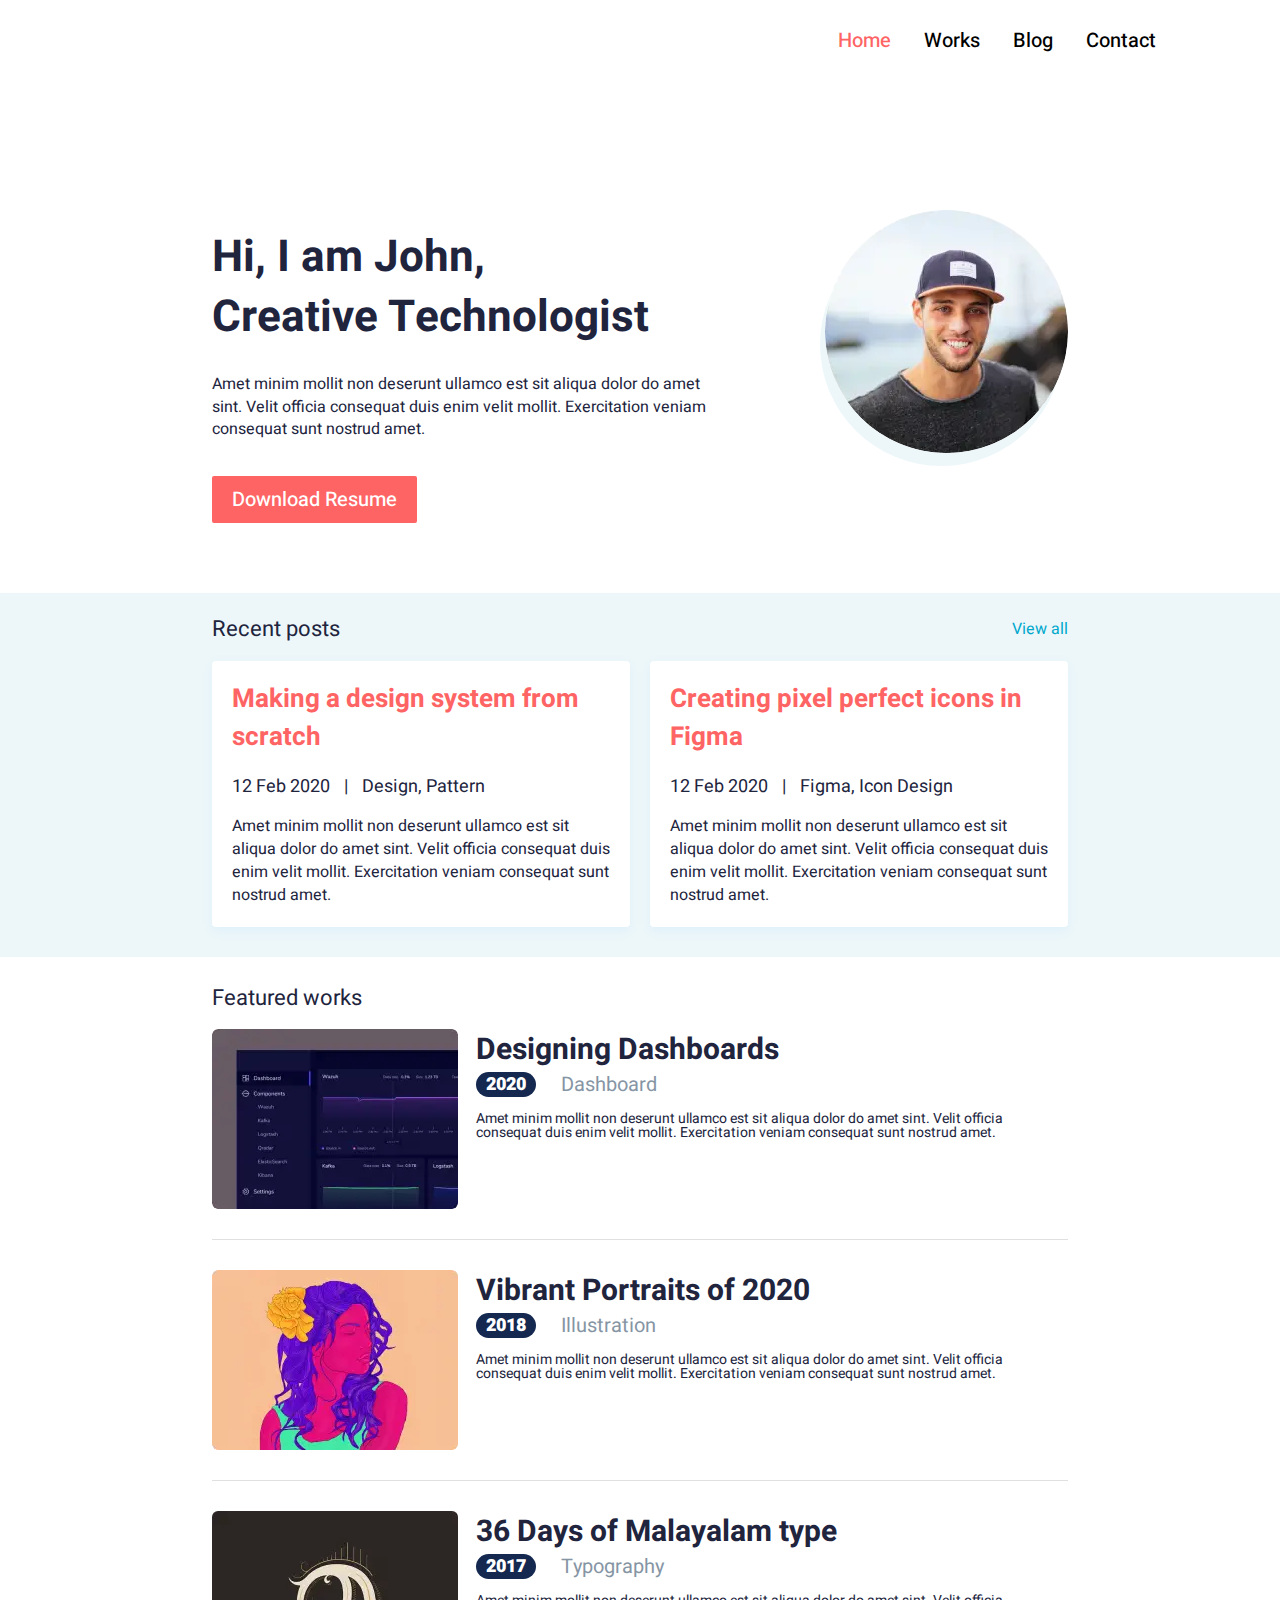
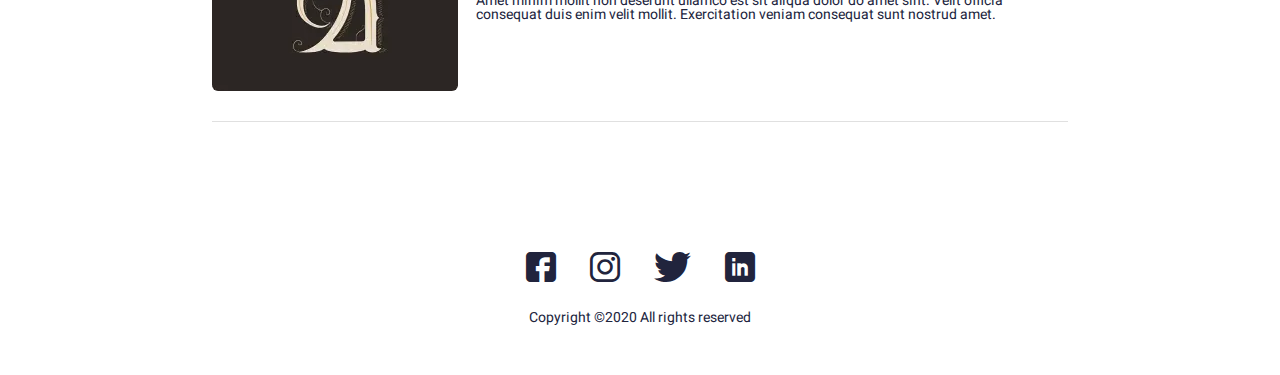
<file: index.html>
<!DOCTYPE html><html lang="ru"><head>  <title>HomePage</title>  <meta charset="UTF-8" />  <meta name="format-detection" content="telephone=no">  <link rel="stylesheet" href="css/style.min.css" />  <!--<link rel="shortcut icon" href="favicon.ico">-->  <!--<meta name="robots" content="noindex, nofollow">-->  <!--<meta name="viewport" content="width=device-width, initial-scale=1.0, maximum-scale=1.0, user-scalable=0" />-->  <meta name="viewport" content="width=device-width, initial-scale=1.0" /></head><body>  <div class="wrapper">    <header class="header">  <div class="header__content">    <div class="header__menu menu">      <div class="menu__icon icon-menu">        <span></span>        <span></span>        <span></span>      </div>      <nav class="menu__body">        <ul class="menu__list">          <li><a href="index.html" class="menu__link _active">Home</a></li>          <li><a href="works.html" class="menu__link ">Works</a></li>          <li><a href="blog.html" class="menu__link ">Blog</a></li>          <li><a href="#" class="menu__link ">Contact</a></li>        </ul>      </nav>    </div>  </div></header>    <main class="page">      <section class="hello">        <div class="hello__container _container">          <div class="hello__content">            <h1 class="hello__title title">              Hi, I am John, <br>Creative Technologist            </h1>            <div class="hello__text text">              Amet minim mollit non deserunt ullamco est sit aliqua dolor do amet sint.              Velit officia consequat duis enim velit mollit. Exercitation veniam consequat sunt nostrud amet.            </div>            <a href="#" class="hello__btn btn">Download Resume</a>          </div>          <div class="hello__avatar">            <picture><source srcset="img/avatar.webp" type="image/webp"><img src="img/avatar.jpg" alt="Foto"></picture>          </div>        </div>      </section>      <section class="recent-posts">        <div class="recent-posts__container _container">          <div class="recent-posts__header">            <div class="recent-posts__title title-post">Recent posts</div>            <a href="#" class="recent-posts__view-all">View all</a>          </div>          <div class="recent-posts__items">            <div class="recent-posts__column">              <article class="recent-posts__item recent-post">                <a href="#" class="recent-post__title">Making a design system from scratch</a>                <div class="recent-post__info">12 Feb 2020 <span>|</span> Design, Pattern</div>                <div class="recent-post__text text">Amet minim mollit non deserunt ullamco est sit aliqua dolor do amet                  sint. Velit officia consequat duis enim velit mollit. Exercitation veniam consequat sunt nostrud amet.                </div>              </article>            </div>            <div class="recent-posts__column">              <article class="recent-posts__item recent-post">                <a href="#" class="recent-post__title">Creating pixel perfect icons in Figma</a>                <div class="recent-post__info">12 Feb 2020 <span>|</span> Figma, Icon Design</div>                <div class="recent-post__text text">Amet minim mollit non deserunt ullamco est sit aliqua dolor do amet                  sint. Velit officia consequat duis enim velit mollit. Exercitation veniam consequat sunt nostrud amet.                </div>              </article>            </div>          </div>        </div>      </section>      <section class="featured-works">        <div class="featured-works__container _container">          <div class="featured-works__title title-post">Featured works</div>          <div class="featured-works__items works">            <article class="works__item">              <a href="article.html" class="works__image _ibg">                <picture><source srcset="img/works/image_1.webp" type="image/webp"><img src="img/works/image_1.jpg" alt="Work #1"></picture>              </a>              <div class="works__body">                <a href="article.html" class="works__title">Designing Dashboards</a>                <div class="works__info">                  <div class="works__year">2020</div>                  <div class="works__category">Dashboard</div>                </div>                <div class="works__text">Amet minim mollit non deserunt ullamco est sit aliqua dolor do amet sint. Velit                  officia consequat duis enim velit mollit. Exercitation veniam consequat sunt nostrud amet.</div>              </div>            </article>            <article class="works__item">              <a href="article.html" class="works__image _ibg">                <picture><source srcset="img/works/image_2.webp" type="image/webp"><img src="img/works/image_2.jpg" alt="Work #2"></picture>              </a>              <div class="works__body">                <a href="article.html" class="works__title">Vibrant Portraits of 2020</a>                <div class="works__info">                  <div class="works__year">2018</div>                  <div class="works__category">Illustration</div>                </div>                <div class="works__text">Amet minim mollit non deserunt ullamco est sit aliqua dolor do amet sint. Velit                  officia consequat duis enim velit mollit. Exercitation veniam consequat sunt nostrud amet.</div>              </div>            </article>            <article class="works__item">              <a href="article.html" class="works__image _ibg">                <picture><source srcset="img/works/image_3.webp" type="image/webp"><img src="img/works/image_3.jpg" alt="Work #1"></picture>              </a>              <div class="works__body">                <a href="article.html" class="works__title">36 Days of Malayalam type</a>                <div class="works__info">                  <div class="works__year">2017</div>                  <div class="works__category">Typography</div>                </div>                <div class="works__text">Amet minim mollit non deserunt ullamco est sit aliqua dolor do amet sint. Velit                  officia consequat duis enim velit mollit. Exercitation veniam consequat sunt nostrud amet.</div>              </div>            </article>          </div>        </div>      </section>    </main>    <footer class="footer">  <div class="footer__content _container">    <div class="footer__social social">      <a href="#" class="social__item icon-fb"></a>      <a href="#" class="social__item icon-insta"></a>      <a href="#" class="social__item icon-tviter"></a>      <a href="#" class="social__item icon-linkedin"></a>    </div>    <div class="footer__copy">Copyright ©2020 All rights reserved </div>  </div></footer>  </div>  <script src="js/script.min.js"></script></body></html>
</file>
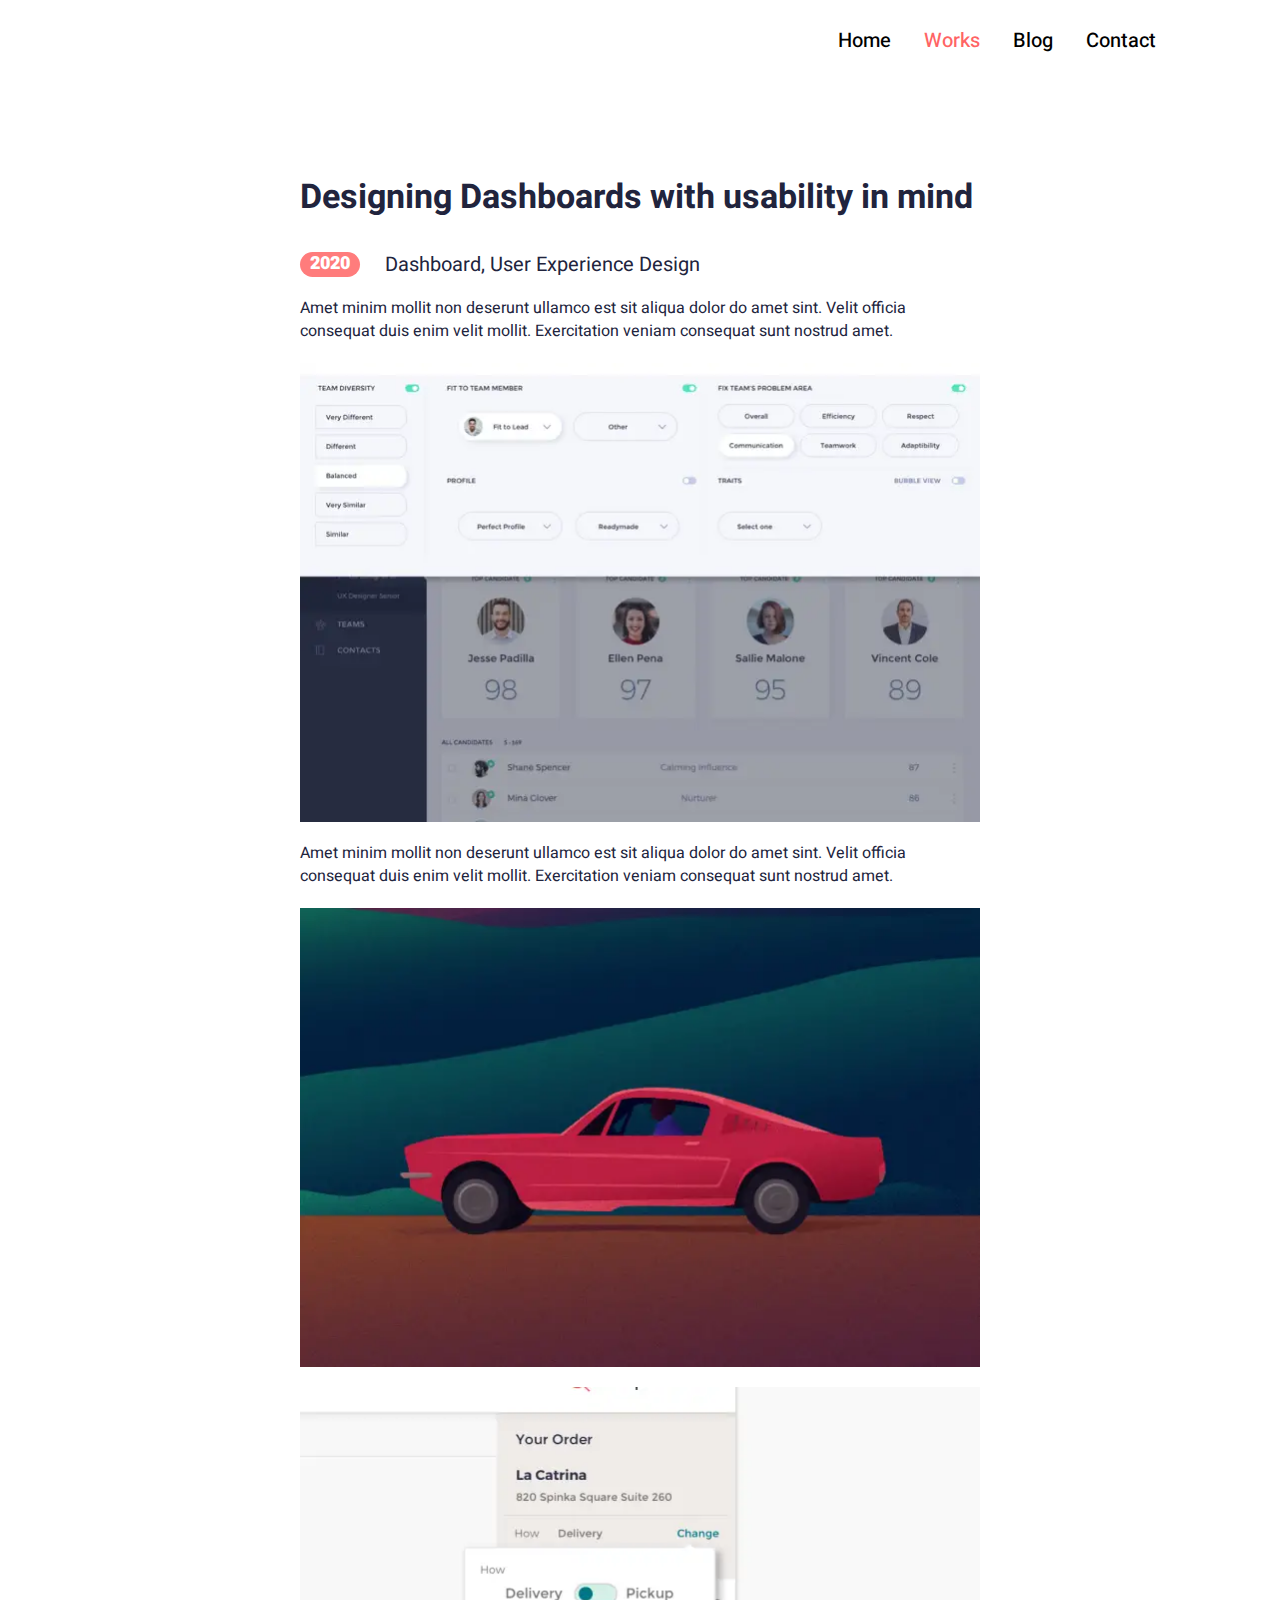
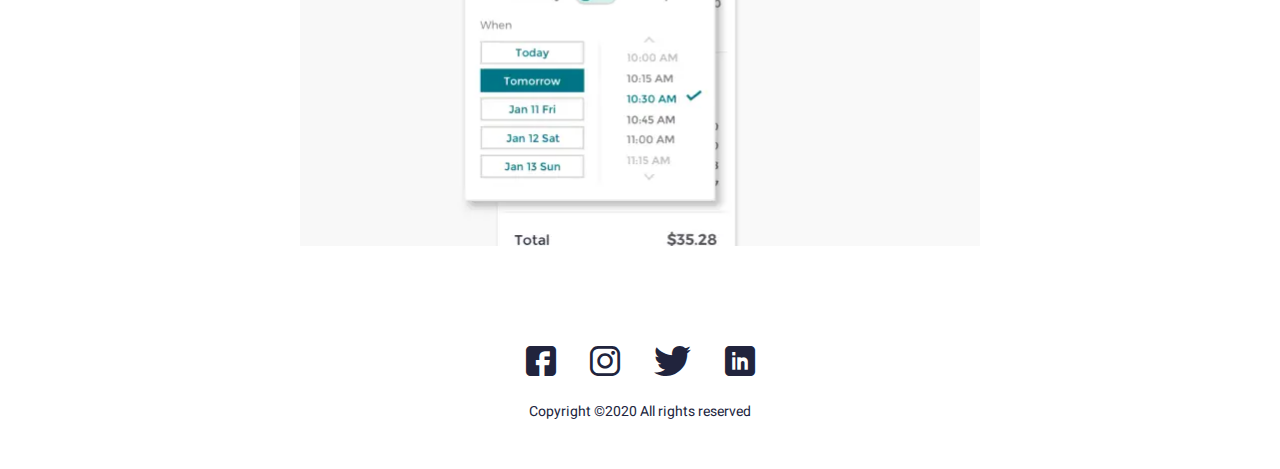
<file: article.html>
<!DOCTYPE html><html lang="ru"><head>  <title>Article</title>  <meta charset="UTF-8" />  <meta name="format-detection" content="telephone=no">  <link rel="stylesheet" href="css/style.min.css" />  <!--<link rel="shortcut icon" href="favicon.ico">-->  <!--<meta name="robots" content="noindex, nofollow">-->  <!--<meta name="viewport" content="width=device-width, initial-scale=1.0, maximum-scale=1.0, user-scalable=0" />-->  <meta name="viewport" content="width=device-width, initial-scale=1.0" /></head><body>  <div class="wrapper">    <header class="header">  <div class="header__content">    <div class="header__menu menu">      <div class="menu__icon icon-menu">        <span></span>        <span></span>        <span></span>      </div>      <nav class="menu__body">        <ul class="menu__list">          <li><a href="index.html" class="menu__link ">Home</a></li>          <li><a href="works.html" class="menu__link _active">Works</a></li>          <li><a href="blog.html" class="menu__link ">Blog</a></li>          <li><a href="#" class="menu__link ">Contact</a></li>        </ul>      </nav>    </div>  </div></header>    <main class="page">      <div class="article">        <h1 class="article__title">Designing Dashboards with usability in mind</h1>        <div class="article__info">          <div class="article__year">2020</div>          <div class="article__category">Dashboard, User Experience Design</div>        </div>        <div class="article__text">          <p>Amet minim mollit non deserunt ullamco est sit aliqua dolor do amet sint. Velit officia consequat duis            enim velit mollit. Exercitation veniam consequat sunt nostrud amet.</p>          <picture><source srcset="img/article/image_6x1.webp" type="image/webp"><img src="img/article/image_6x1.jpg" alt="Image"></picture>          <p>Amet minim mollit non deserunt ullamco est sit aliqua dolor do amet sint. Velit officia consequat duis            enim velit mollit. Exercitation veniam consequat sunt nostrud amet.</p>          <picture><source srcset="img/article/image_7.webp" type="image/webp"><img src="img/article/image_7.jpg" alt="Image"></picture>          <picture><source srcset="img/article/image_8.webp" type="image/webp"><img src="img/article/image_8.jpg" alt="Image"></picture>        </div>      </div>    </main>    <footer class="footer">  <div class="footer__content _container">    <div class="footer__social social">      <a href="#" class="social__item icon-fb"></a>      <a href="#" class="social__item icon-insta"></a>      <a href="#" class="social__item icon-tviter"></a>      <a href="#" class="social__item icon-linkedin"></a>    </div>    <div class="footer__copy">Copyright ©2020 All rights reserved </div>  </div></footer>  </div>  <script src="js/script.min.js"></script></body></html>
</file>
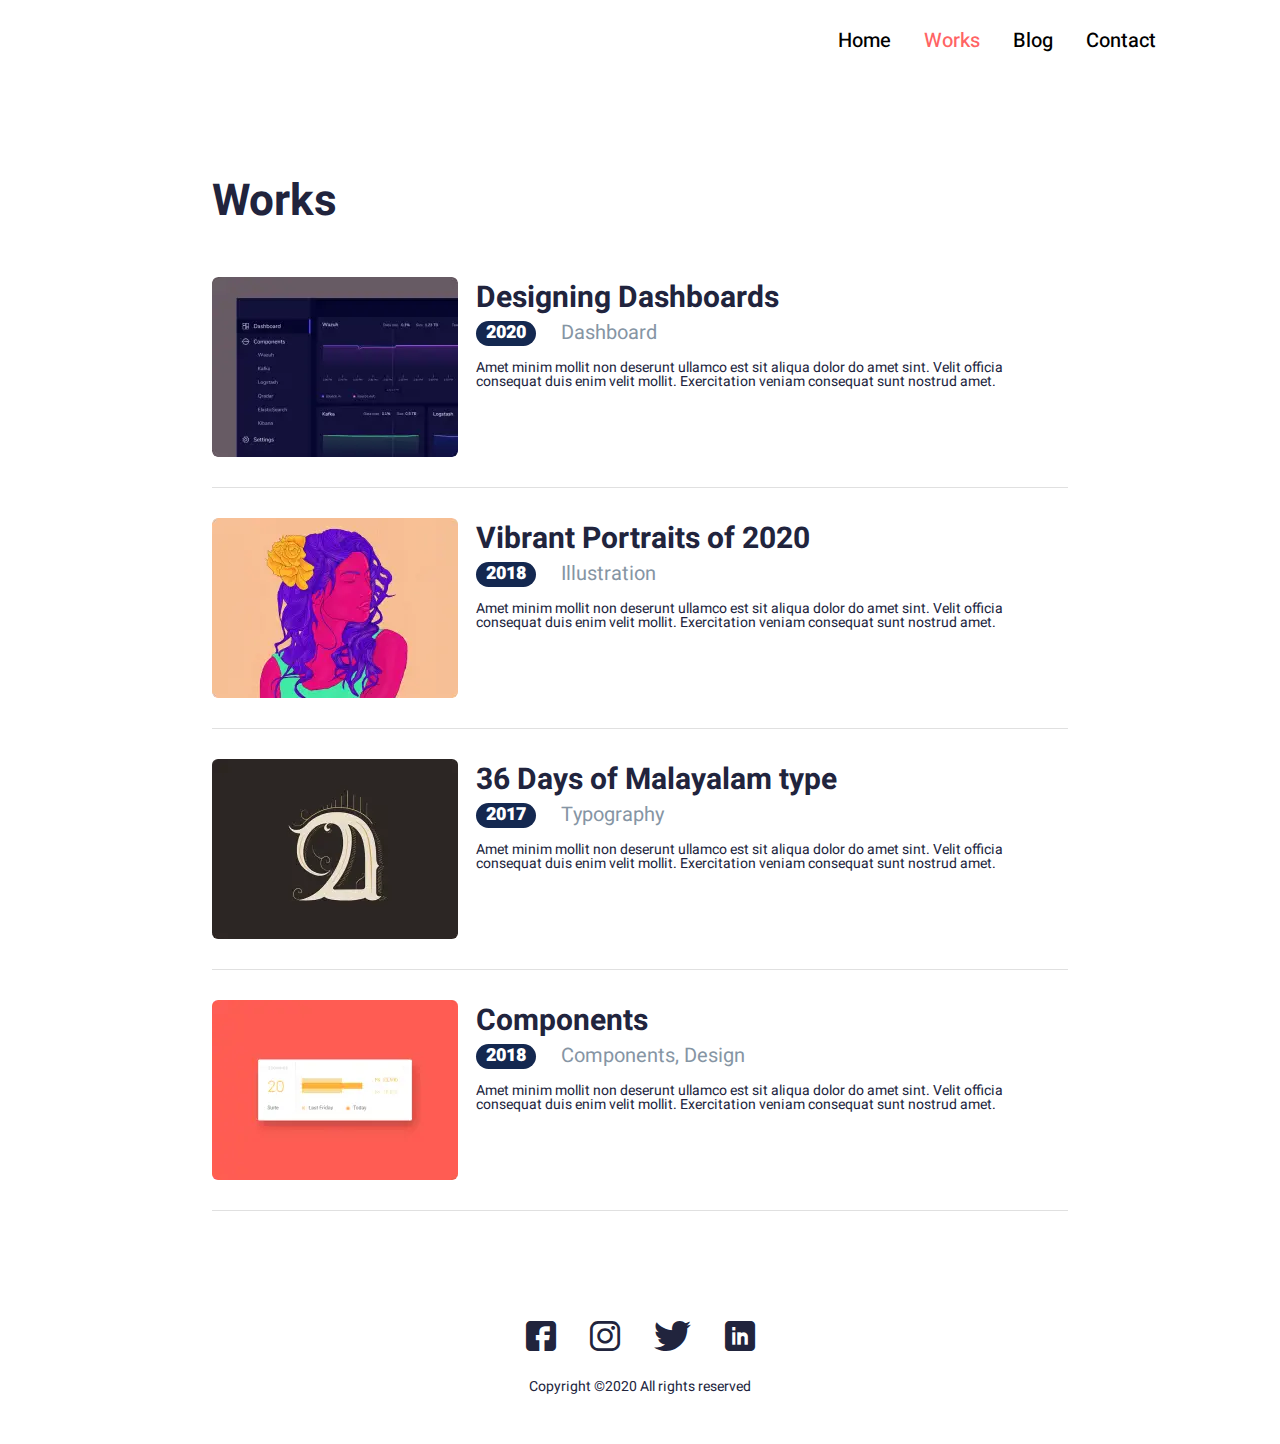
<file: works.html>
<!DOCTYPE html><html lang="ru"><head>  <title>Works</title>  <meta charset="UTF-8" />  <meta name="format-detection" content="telephone=no">  <link rel="stylesheet" href="css/style.min.css" />  <!--<link rel="shortcut icon" href="favicon.ico">-->  <!--<meta name="robots" content="noindex, nofollow">-->  <!--<meta name="viewport" content="width=device-width, initial-scale=1.0, maximum-scale=1.0, user-scalable=0" />-->  <meta name="viewport" content="width=device-width, initial-scale=1.0" /></head><body>  <div class="wrapper">    <header class="header">  <div class="header__content">    <div class="header__menu menu">      <div class="menu__icon icon-menu">        <span></span>        <span></span>        <span></span>      </div>      <nav class="menu__body">        <ul class="menu__list">          <li><a href="index.html" class="menu__link ">Home</a></li>          <li><a href="works.html" class="menu__link _active">Works</a></li>          <li><a href="blog.html" class="menu__link ">Blog</a></li>          <li><a href="#" class="menu__link ">Contact</a></li>        </ul>      </nav>    </div>  </div></header>    <main class="page">      <div class="works page__container _container">        <h1 class="works__main-title title">Works</h1>        <div class="works__items">          <article class="works__item">            <a href="article.html" class="works__image _ibg">              <picture><source srcset="img/works/image_1.webp" type="image/webp"><img src="img/works/image_1.jpg" alt="Work #1"></picture>            </a>            <div class="works__body">              <a href="article.html" class="works__title">Designing Dashboards</a>              <div class="works__info">                <div class="works__year">2020</div>                <div class="works__category">Dashboard</div>              </div>              <div class="works__text">Amet minim mollit non deserunt ullamco est sit aliqua dolor do amet sint. Velit                officia consequat duis enim velit mollit. Exercitation veniam consequat sunt nostrud amet.</div>            </div>          </article>          <article class="works__item">            <a href="article.html" class="works__image _ibg">              <picture><source srcset="img/works/image_2.webp" type="image/webp"><img src="img/works/image_2.jpg" alt="Work #2"></picture>            </a>            <div class="works__body">              <a href="article.html" class="works__title">Vibrant Portraits of 2020</a>              <div class="works__info">                <div class="works__year">2018</div>                <div class="works__category">Illustration</div>              </div>              <div class="works__text">Amet minim mollit non deserunt ullamco est sit aliqua dolor do amet sint. Velit                officia consequat duis enim velit mollit. Exercitation veniam consequat sunt nostrud amet.</div>            </div>          </article>          <article class="works__item">            <a href="article.html" class="works__image _ibg">              <picture><source srcset="img/works/image_3.webp" type="image/webp"><img src="img/works/image_3.jpg" alt="Work #1"></picture>            </a>            <div class="works__body">              <a href="article.html" class="works__title">36 Days of Malayalam type</a>              <div class="works__info">                <div class="works__year">2017</div>                <div class="works__category">Typography</div>              </div>              <div class="works__text">Amet minim mollit non deserunt ullamco est sit aliqua dolor do amet sint. Velit                officia consequat duis enim velit mollit. Exercitation veniam consequat sunt nostrud amet.</div>            </div>          </article>          <article class="works__item">            <a href="article.html" class="works__image _ibg">              <picture><source srcset="img/works/image_4.webp" type="image/webp"><img src="img/works/image_4.jpg" alt="Work #1"></picture>            </a>            <div class="works__body">              <a href="article.html" class="works__title">Components</a>              <div class="works__info">                <div class="works__year">2018</div>                <div class="works__category">Components, Design</div>              </div>              <div class="works__text">Amet minim mollit non deserunt ullamco est sit aliqua dolor do amet sint. Velit                officia consequat duis enim velit mollit. Exercitation veniam consequat sunt nostrud amet.</div>            </div>          </article>        </div>      </div>    </main>    <footer class="footer">  <div class="footer__content _container">    <div class="footer__social social">      <a href="#" class="social__item icon-fb"></a>      <a href="#" class="social__item icon-insta"></a>      <a href="#" class="social__item icon-tviter"></a>      <a href="#" class="social__item icon-linkedin"></a>    </div>    <div class="footer__copy">Copyright ©2020 All rights reserved </div>  </div></footer>  </div>  <script src="js/script.min.js"></script></body></html>
</file>
<file: css/style.min.css>
@charset "UTF-8";@import url(https://fonts.googleapis.com/css?family=Heebo:regular,500,700,900&display=swap);@font-face{font-family:icons;src:url(../fonts/icons.woff) format("woff"),url(../fonts/icons.woff2#icons) format("woff2");font-weight:400;font-style:normal;font-display:block}[class*=" icon-"]::before,[class^=icon-]::before{font-family:icons;font-style:normal;font-weight:400;font-variant:normal;text-transform:none;line-height:1;-webkit-font-smoothing:antialiased;-moz-osx-smoothing:grayscale}[class*=" icon-"]::before,[class^=icon-]::before{display:inline-block}.icon-fb:before{content:"\e900"}.icon-insta:before{content:"\e901"}.icon-linkedin:before{content:"\e902"}.icon-tviter:before{content:"\e903"}*{padding:0;margin:0;border:0}*,:after,:before{box-sizing:border-box}:active,:focus{outline:0}a:active,a:focus{outline:0}aside,footer,header,nav{display:block}body,html{height:100%;width:100%;font-size:100%;line-height:1;font-size:14px;-ms-text-size-adjust:100%;-moz-text-size-adjust:100%;-webkit-text-size-adjust:100%}button,input,textarea{font-family:inherit}input::-ms-clear{display:none}button{cursor:pointer}button::-moz-focus-inner{padding:0;border:0}a,a:hover,a:visited{text-decoration:none}ul li{list-style:none}img{vertical-align:top}h1,h2,h3,h4,h5,h6{font-size:inherit;font-weight:400}body{font-family:Heebo;color:#21243d;font-size:14px}body._lock{overflow:hidden}.visualy__hidden{display:none}.wrapper{width:100%;min-height:100%;overflow:hidden;display:flex;flex-direction:column;justify-content:space-between}._container{max-width:856px;margin:0 auto}.title{font-size:44px;font-weight:700;line-height:136.36364%}.article__text p,.text{font-size:16px;line-height:143.75%}.title-post{font-size:22px}.row:after{display:block;content:"";clear:both}ol.counter{list-style-type:none;counter-reset:item}ol.counter li{position:relative;padding:0 0 0 45px}ol.counter li:before{counter-increment:item;content:counter(item);position:absolute;left:0;top:0;color:#818181;font-size:14px;font-weight:700;text-align:center;line-height:26px;border-radius:50%;width:28px;height:28px;border:1px solid #4274bb}.elipsis{display:block;overflow:hidden;width:100%;white-space:nowrap;text-overflow:ellipsis}.es{overflow:hidden;white-space:nowrap;text-overflow:ellipsis}.table{display:table;font-size:0;width:100%}.trow{display:table-row}.cell{display:table-cell}.cell.full{width:100%}._ibg{position:relative}._ibg img{position:absolute;width:100%;height:100%;top:0;left:0;-o-object-fit:cover;object-fit:cover}body.ie ._ibg{background-position:center;background-size:cover;background-repeat:no-repeat}body.ie ._ibg img{width:0;height:0;opacity:0;visibility:hidden}.btn{background-color:#ff6464;border-radius:2px;height:47px;font-weight:500;font-size:20px;line-height:145%;color:#fff;display:inline-flex;align-items:center;justify-content:center;text-align:center;padding:0 20px;transition:background-color .3s ease 0s}.btn_fw{width:100%}.header{position:relative;z-index:100}.header__content{max-width:1052px;padding:0 10px;margin:0 auto}.header__menu{height:82px;align-items:center;display:flex;justify-content:flex-end;padding:10px 0}.menu__list li{margin:0 0 30px 0}.menu__list li:last-child{margin:0}.menu__link{font-size:20px;font-weight:500;color:#000;transition:color .2s ease 0s}.menu__link._active{color:#ff6464}.icon-menu{display:none}.footer{text-align:center;padding:50px 0}.footer__social{margin:0 0 25px 0}.hello{padding:38px 0 70px 0}.hello__container{display:flex}.hello__content{flex:1 1 auto;align-items:flex-start;padding:18px 110px 0 0}.hello__content :last-child{margin-bottom:0}.hello__title{margin:0 0 25px 0}.hello__text{margin:0 0 35px 0}.hello__btn{margin:0 0 25px 0}.hello__avatar{flex:0 0 243px;height:243px;border-radius:50%;overflow:hidden;box-shadow:-5px 13px 0 0 #edf7fa}.hello__avatar img{max-width:100%}.recent-posts{background-color:#edf7fa;padding:25px 0 13px 0}.recent-posts__header{display:flex;margin:0 0 20px 0}.recent-posts__title{padding:0 20px 0 0;flex:1 1 auto}.recent-posts__view-all{flex:0 0 auto;font-size:16px;line-height:23px;color:#00a8cc}.recent-posts__items{margin:0 -10px}.recent-posts__column{flex:0 1 50%;padding:0 10px;margin:0 0 17px 0}.recent-post{height:100%;background:#fff;box-shadow:0 4px 10px rgba(187,225,250,.25);border-radius:4px;padding:20px}.recent-post :last-child{margin-bottom:0}.recent-post__title{display:inline-block;color:inherit;font-size:26px;font-weight:700;line-height:146.15385%;margin:0 0 17px 0;transition:color .3s ease 0s}.recent-post__info{margin:0 0 15px 0;font-size:18px;line-height:144.44444%}.recent-post__info span{margin:0 10px}.recent-post__text{margin:0 0 15px 0}.featured-works{padding:30px 0 80px 0}.featured-works__title{margin:0 0 20px 0}.works__items{padding:0 0 60px 0}.works__main-title{margin:0 0 45px 0}.works__item{padding:0 0 30px 0;margin:0 0 30px 0;border-bottom:1px solid #e0e0e0}.works__item:last-child{margin-bottom:0}.works__image{flex:0 0 246px;display:block;border-radius:6px;min-height:180px;overflow:hidden}.works__body{flex:1 1 auto;padding:0 0 0 18px}.works__title{color:inherit;display:inline-block;font-size:30px;font-weight:700;line-height:146.66667%;margin:px 0 15px 0;transition:color .3s ease 0s}.works__info{display:flex;align-items:center;margin:0 0 15px 0}.works__year{background-color:#142850;display:inline-flex;border-radius:16px;height:25px;padding:0 10px;justify-content:center;align-items:center;color:#fff;font-weight:900;font-size:18px}.works__category{color:#8695a4;font-size:20px;margin:0 0 0 25px}.blog{padding-bottom:50px}.blog__title{margin:0 0 50px 0}.blog__article-name{font-size:30px;line-height:146.66667%;font-weight:500;display:inline-block;color:inherit;margin:0 0 10px 0;transition:color .3s ease 0s}.blog__item{border-bottom:1px solid #e0e0e0;padding:0 0 30px 0;margin:0 0 30px 0}.blog__item:last-child{margin:0}.blog__info{display:flex;font-size:20px;margin:0 0 10px 0}.blog__separator{margin:0 15px}.blog__category{color:#8695a4}.article{max-width:700px;padding:0 10px 30px 10px;margin:0 auto}.article__title{font-size:34px;font-weight:700;line-height:147.05882%;margin:0 0 30px 0}.article__info{display:flex;margin:0 0 20px 0}.article__year{display:flex;justify-content:center;align-items:center;color:#fff;background-color:#ff7c7c;display:inline-flex;border-radius:16px;height:25px;font-weight:900;font-size:18px;padding:0 10px}.article__category{align-self:center;font-size:20px;line-height:125%;margin:0 0 0 25px}.article__text p{margin:0 0 20px 0}.article__text img{max-width:100%;margin:0 0 20px 0}.page{padding:90px 0 0 0;flex:1 1 auto}.social{display:flex;justify-content:center;align-items:center}.social__item{font-size:30px;color:inherit;margin:0 17px;transition:color .3s ease 0s}@media (min-width:767.98px){.menu__list{display:flex}.menu__list li{margin:0 33px 0 0}.recent-posts__items{display:flex}.works__item{display:flex;align-items:flex-start}}@media (min-width:991.98px){.menu__link:hover{color:#ff6464}.recent-post__title{color:#ff6464}.works__title:hover{color:#ff6464}.blog__article-name:hover{color:#ff6464}.social__item:hover{color:#ff6464}}@media (min-width:992px){.btn:hover{background-color:#ad3535}}@media (max-width:991.98px){._container{max-width:750px}}@media (max-width:868px){._container{max-width:970px;padding:0 5px}.hello{padding:0 0 70px 0}.hello__content{padding:18px 50px 0 0}}@media (max-width:767.98px){._container{max-width:none;padding:0 5px}.title{font-size:32px}.title-post{text-align:center;font-size:18px}.header__menu{height:50px}.menu__body{transform:translate(0,-100%);transition:transform .8s ease 0s;position:fixed;width:100%;height:100%;top:0;left:0;overflow:auto;padding:70px 10px 30px 10px;background-color:rgba(255,255,255,.9)}.menu__body._active{transform:translate(0,0)}.menu__link{font-size:40px;display:block;text-align:center}.icon-menu{display:block;position:relative;width:30px;height:18px;cursor:pointer;z-index:5}.icon-menu span{transition:all .3s ease 0s;top:calc(50% - 1px);left:0;position:absolute;width:100%;height:2px;background-color:#000}.icon-menu span:first-child{top:0}.icon-menu span:last-child{top:auto;bottom:0}.icon-menu._active span{transform:scale(0)}.icon-menu._active span:first-child{transform:rotate(-45deg);top:calc(50% - 1px)}.icon-menu._active span:last-child{transform:rotate(45deg);bottom:calc(50% - 1px)}.footer{padding:30px 0}.hello{padding:0 0 60px 0}.hello__container{flex-direction:column-reverse;text-align:center;align-items:center}.hello__content{padding:0}.hello__title{margin:0 0 20px 0}.hello__text{margin:0 0 25px 0;padding:0 15px}.hello__btn{margin:0 0 20px 0}.hello__avatar{flex:0 0 170px;width:170px;margin:0 0 40px 0}.recent-posts{padding:25px 0 23px 0}.recent-posts__view-all{display:none}.recent-post{padding:15px}.recent-post__title{font-size:22px}.recent-post__info{font-size:16px;margin:0 0 10px 0}.featured-works{padding:30px 0 30px 0}.featured-works__items{display:flex;overflow:auto}.featured-works__items .works__item{flex:0 0 90%;margin:0 15px 0 0}.works__items{padding:0 0 30px 0}.works__main-title{margin:0 0 20px 0}.works__image{padding:0 0 60% 0}.works__title{font-size:24px;margin-top:10px}.blog{padding-bottom:30px}.blog__title{margin:0 0 20px 0}.blog__article-name{font-size:26px}.blog__item{margin:0 0 25px 0;padding:0 0 25px 0}.blog__info{font-size:16px}.article__title{font-size:30px}.article__category{font-size:18px}.page{padding:30px 0 0 0}}
</file>
